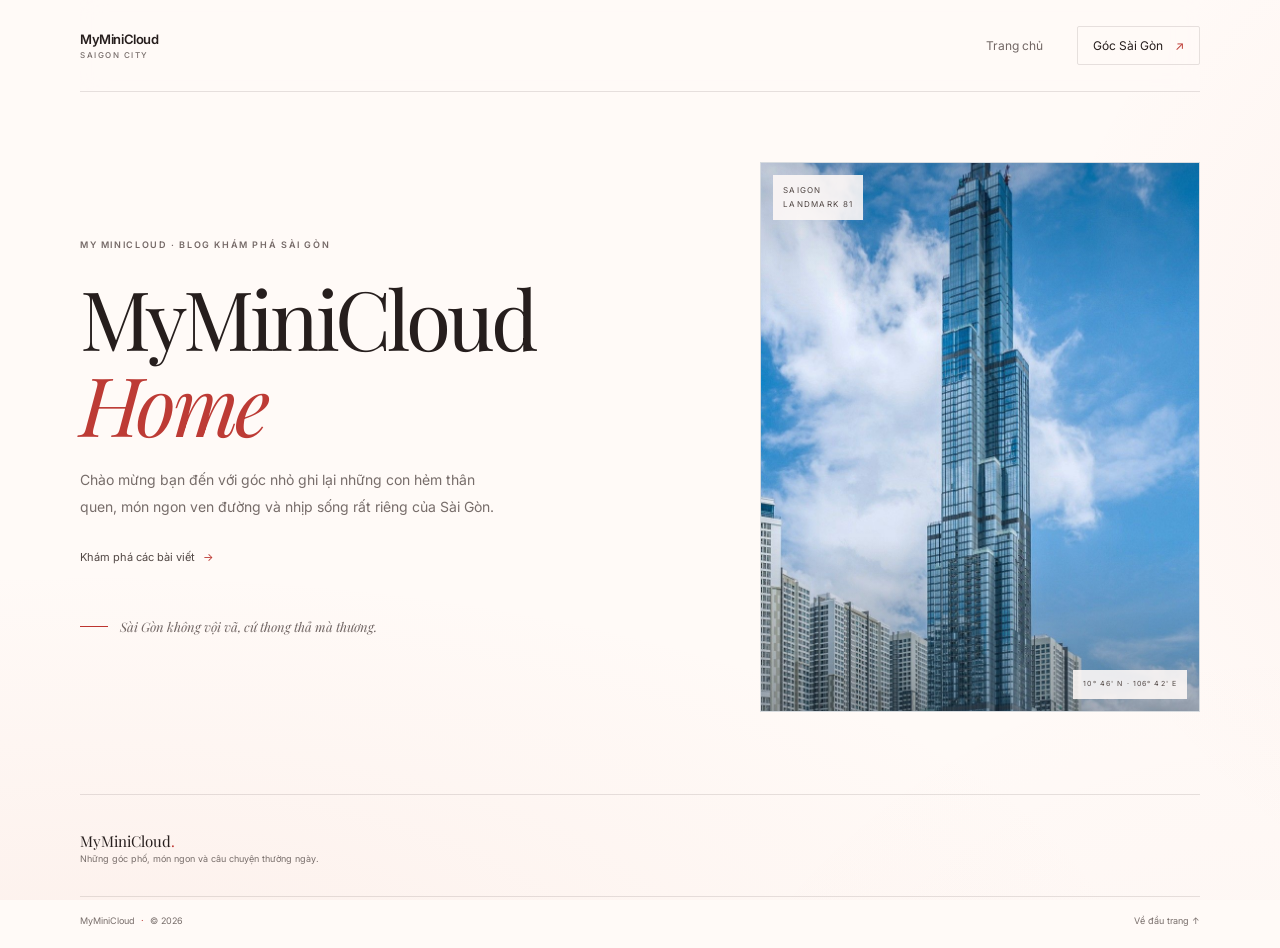
<file: web-frontend-server/src/index.html>
<!DOCTYPE html>
<html lang="vi">
<head>
  <meta charset="UTF-8">
  <meta name="viewport" content="width=device-width, initial-scale=1.0">
  <meta name="theme-color" content="#fffaf7">
  <title>MyMiniCloud - Home | Sài Gòn trong mắt mình</title>
  <meta name="description" content="Chào mừng đến với MyMiniCloud — cùng khám phá những góc phố, món ngon và câu chuyện của Sài Gòn.">
  <link rel="preconnect" href="https://fonts.googleapis.com">
  <link rel="preconnect" href="https://fonts.gstatic.com" crossorigin>
  <link href="https://fonts.googleapis.com/css2?family=Playfair+Display:ital,wght@0,400;0,700;1,400&family=Inter:wght@300;400;500;600&display=swap" rel="stylesheet">
  <link rel="stylesheet" href="css/style.css">
</head>
<body>
  <div class="page-glow" aria-hidden="true"></div>
  <header class="site-header section-wrap">
    <a class="brand" href="/" aria-label="MyMiniCloud - Home">
      <span class="brand-name">MyMiniCloud<small>SAIGON CITY</small></span>
    </a>
    <nav class="site-nav" aria-label="Điều hướng chính">
      <a href="/">Trang chủ</a>
      <a class="nav-contact" href="/blog/index.html">Góc Sài Gòn <span aria-hidden="true">↗</span></a>
    </nav>
  </header>

  <main>
    <section class="hero section-wrap" id="home">
      <div class="hero-copy">
        <p class="eyebrow">MY MINICLOUD · BLOG KHÁM PHÁ SÀI GÒN</p>
        <h1>MyMiniCloud<br><em>Home</em></h1>
        <p class="hero-description">Chào mừng bạn đến với góc nhỏ ghi lại những con hẻm thân quen, món ngon ven đường và nhịp sống rất riêng của Sài Gòn.</p>
        <div class="hero-actions">
          <a class="text-link" href="/blog/">Khám phá các bài viết <span aria-hidden="true">→</span></a>
        </div>
        <div class="hero-note"><span class="note-line"></span> Sài Gòn không vội vã, cứ thong thả mà thương.</div>
      </div>
      <div class="hero-art" role="img" aria-label="Tòa nhà Landmark 81 tại Thành phố Hồ Chí Minh">
        <img class="hero-photo" src="blog/assets/lm81.jpg" alt="Landmark 81 vươn cao giữa nền trời xanh">
        <span class="art-caption">SAIGON<br>LANDMARK 81</span>
        <span class="art-index">10° 46' N · 106° 42' E</span>
      </div>
    </section>
  </main>

  <footer class="site-footer section-wrap">
    <div class="footer-main">
      <div class="footer-intro">
        <a class="footer-brand" href="/">MyMiniCloud<span>.</span></a>
        <p>Những góc phố, món ngon và câu chuyện thường ngày.</p>
      </div>
    </div>
    <div class="footer-bottom">
      <p>MyMiniCloud <span aria-hidden="true">·</span> © 2026</p>
      <a class="back-to-top" href="/">Về đầu trang ↑</a>
    </div>
  </footer>
</body>
</html>
</file>
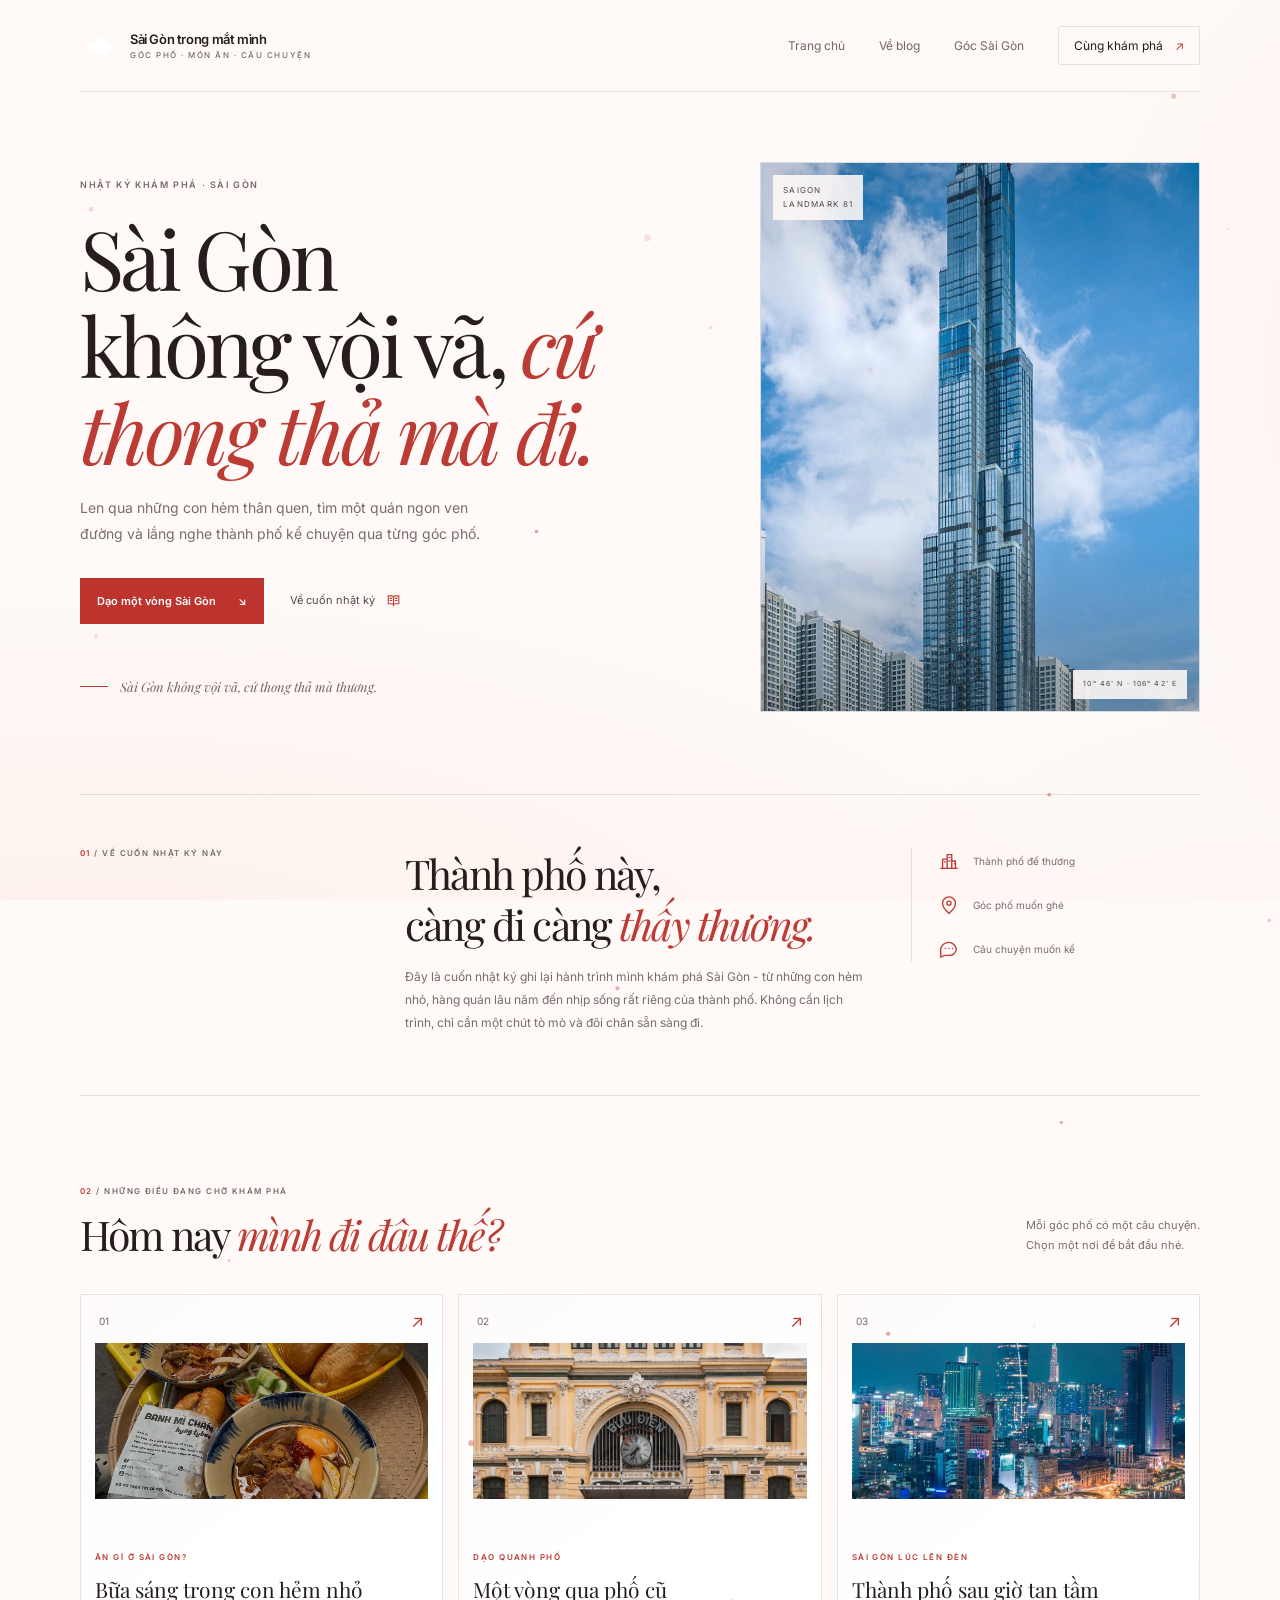
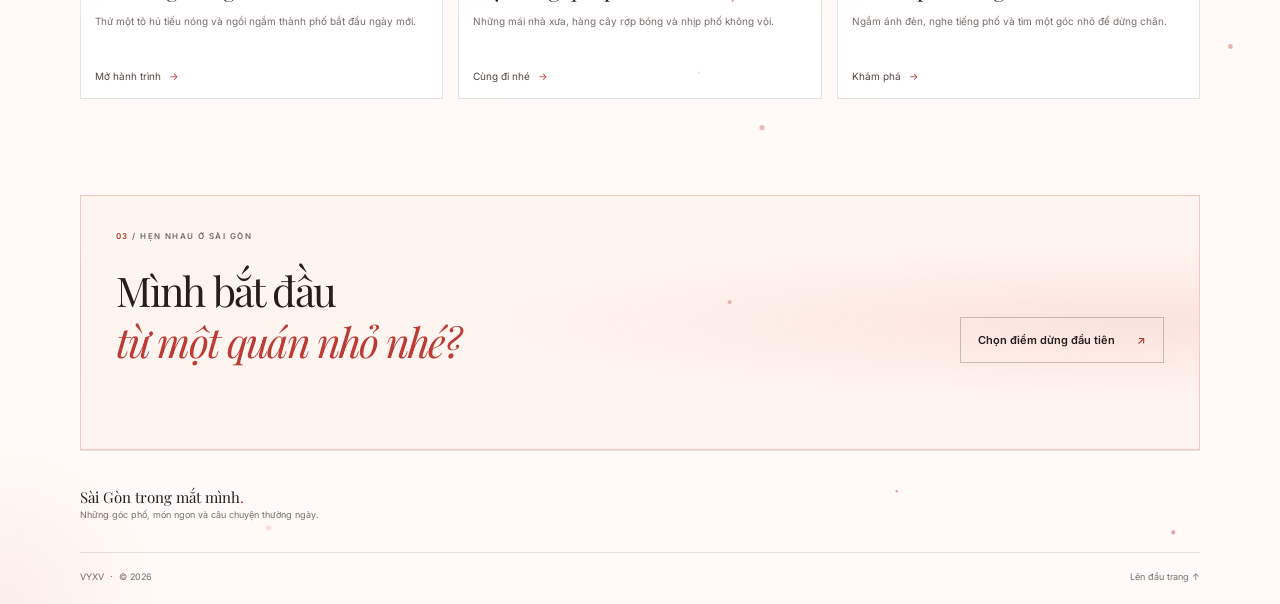
<file: web-frontend-server/src/blog/index.html>
﻿<!DOCTYPE html>
<html lang="vi">
<head>
  <meta charset="UTF-8">
  <meta name="viewport" content="width=device-width, initial-scale=1.0">
  <meta name="theme-color" content="#fffaf7">
  <title>Sài Gòn trong mắt mình</title>
  <meta name="description" content="Những góc phố, món ngon và câu chuyện đời thường trên hành trình khám phá Sài Gòn.">
  <link rel="preconnect" href="https://fonts.googleapis.com">
  <link rel="preconnect" href="https://fonts.gstatic.com" crossorigin>
  <link href="https://fonts.googleapis.com/css2?family=Playfair+Display:ital,wght@0,400;0,700;1,400&family=Inter:wght@300;400;500;600&display=swap" rel="stylesheet">
  <link rel="stylesheet" href="../css/style.css">
  <script src="../js/effects.js" defer></script>
</head>
<body>
  <div class="page-glow" aria-hidden="true"></div>
  <header class="site-header">
    <a class="brand" href="#home" aria-label="Sài Gòn trong mắt mình, về đầu trang">
      <span class="brand-mark" aria-hidden="true">
        <svg viewBox="0 0 32 32" focusable="false">
          <path d="M9.1 24.2a6.1 6.1 0 0 1-.7-12.1 8.1 8.1 0 0 1 15.4 1.1 5.6 5.6 0 0 1-.5 11H9.1Z" />
        </svg>
      </span>
      <span class="brand-name">Sài Gòn trong mắt mình<small>GÓC PHỐ · MÓN ĂN · CÂU CHUYỆN</small></span>
    </a>
    <nav class="site-nav" aria-label="Điều hướng chính">
      <a href="#home">Trang chủ</a>
      <a href="#about">Về blog</a>
      <a href="#posts">Góc Sài Gòn</a>
      <a class="nav-contact" href="#contact">Cùng khám phá <span aria-hidden="true">↗</span></a>
    </nav>
  </header>

  <main>
    <section class="hero section-wrap" id="home">
      <div class="hero-copy reveal">
        <p class="eyebrow"> NHẬT KÝ KHÁM PHÁ · SÀI GÒN</p>
        <h1>Sài Gòn<br>không vội vã, <em>cứ thong thả mà đi.</em></h1>
        <p class="hero-description">Len qua những con hẻm thân quen, tìm một quán ngon ven đường và lắng nghe thành phố kể chuyện qua từng góc phố.</p>
        <div class="hero-actions">
          <a class="button button-primary" href="#posts">Dạo một vòng Sài Gòn <span aria-hidden="true">↘</span></a>
          <a class="text-link" href="#about">Về cuốn nhật ký
            <svg class="diary-icon" viewBox="0 0 24 24" aria-hidden="true" focusable="false">
              <path d="M4.5 5.5h5a2.5 2.5 0 0 1 2.5 2.5v11a2.5 2.5 0 0 0-2.5-2.5h-5zM19.5 5.5h-5A2.5 2.5 0 0 0 12 8v11a2.5 2.5 0 0 1 2.5-2.5h5z" />
              <path d="M7 9h2.5M7 12h2.5m5-3H17m-2.5 3H17" />
            </svg>
          </a>
        </div>
        <div class="hero-note"><span class="note-line"></span> Sài Gòn không vội vã, cứ thong thả mà thương.</div>
      </div>
      <div class="hero-art reveal">
        <img class="hero-photo" src="assets/lm81.jpg" alt="Landmark 81">
        <span class="art-caption">SAIGON<br>LANDMARK 81</span>
        <span class="art-index">10° 46' N · 106° 42' E</span>
      </div>
    </section>

    <section class="about section-wrap reveal" id="about">
      <div class="section-label"><span>01</span> / VỀ CUỐN NHẬT KÝ NÀY</div>
      <div class="about-content">
        <h2>Thành phố này,<br>càng đi càng <em>thấy thương.</em></h2>
        <p>Đây là cuốn nhật ký ghi lại hành trình mình khám phá Sài Gòn - từ những con hẻm nhỏ, hàng quán lâu năm đến nhịp sống rất riêng của thành phố. Không cần lịch trình, chỉ cần một chút tò mò và đôi chân sẵn sàng đi.</p>
      </div>
      <div class="about-stats">
        <div>
          <strong aria-hidden="true">
            <svg viewBox="0 0 24 24" focusable="false"><path d="M3 20h18M5 20V10h5v10m0 0V5h5v15m0 0v-8h4v8M7 13h1m4-5h1m-1 4h1m5 3h1" /></svg>
          </strong>
          <span>Thành phố để thương</span>
        </div>
        <div>
          <strong aria-hidden="true">
            <svg viewBox="0 0 24 24" focusable="false"><path d="M19 10.2c0 5.2-7 11-7 11s-7-5.8-7-11a7 7 0 1 1 14 0Z" /><circle cx="12" cy="10" r="2.2" /></svg>
          </strong>
          <span>Góc phố muốn ghé</span>
        </div>
        <div>
          <strong aria-hidden="true">
            <svg viewBox="0 0 24 24" focusable="false"><path d="M20 11.5a7.5 7.5 0 0 1-7.5 7.5H7l-4 2v-5.5A7.5 7.5 0 1 1 20 11.5Z" /><path d="M8 11.5h.01M12 11.5h.01M16 11.5h.01" /></svg>
          </strong>
          <span>Câu chuyện muốn kể</span>
        </div>
      </div>
    </section>

    <section class="posts section-wrap" id="posts">
      <div class="posts-heading reveal">
        <div>
          <div class="section-label"><span>02</span> / NHỮNG ĐIỀU ĐANG CHỜ KHÁM PHÁ</div>
          <h2>Hôm nay <em>mình đi đâu thế?</em></h2>
        </div>
        <p>Mỗi góc phố có một câu chuyện.<br>Chọn một nơi để bắt đầu nhé.</p>
      </div>
      <div class="post-grid">
        <a class="post-card reveal" href="blog1.html">
          <div class="post-card-top"><span class="post-number">01</span><span class="post-arrow" aria-hidden="true">↗</span></div>
          <img class="post-image" src="../assets/ansang2.jpg" alt="Bánh mì và cà phê trên ban công nhìn xuống một con hẻm Sài Gòn" loading="lazy">
          <div class="post-card-bottom">
            <span class="post-category">ĂN GÌ Ở SÀI GÒN?</span>
            <h3>Bữa sáng trong con hẻm nhỏ</h3>
            <p>Thử một tô hủ tiếu nóng và ngồi ngắm thành phố bắt đầu ngày mới.</p>
            <span class="read-link">Mở hành trình <span aria-hidden="true">→</span></span>
          </div>
        </a>
        <a class="post-card reveal" href="blog2.html">
          <div class="post-card-top"><span class="post-number">02</span><span class="post-arrow" aria-hidden="true">↗</span></div>
          <img class="post-image" src="../assets/buudien.jpg" alt="Mặt tiền Bưu điện Thành phố Hồ Chí Minh" loading="lazy">
          <div class="post-card-bottom">
            <span class="post-category">DẠO QUANH PHỐ</span>
            <h3>Một vòng qua phố cũ</h3>
            <p>Những mái nhà xưa, hàng cây rợp bóng và nhịp phố không vội.</p>
            <span class="read-link">Cùng đi nhé <span aria-hidden="true">→</span></span>
          </div>
        </a>
        <a class="post-card reveal" href="blog3.html">
          <div class="post-card-top"><span class="post-number">03</span><span class="post-arrow" aria-hidden="true">↗</span></div>
          <img class="post-image" src="../assets/tantam.jpg" alt="Phố đi bộ Nguyễn Huệ rực rỡ ánh đèn buổi tối" loading="lazy">
          <div class="post-card-bottom">
            <span class="post-category">SÀI GÒN LÚC LÊN ĐÈN</span>
            <h3>Thành phố sau giờ tan tầm</h3>
            <p>Ngắm ánh đèn, nghe tiếng phố và tìm một góc nhỏ để dừng chân.</p>
            <span class="read-link">Khám phá <span aria-hidden="true">→</span></span>
          </div>
        </a>
      </div>
    </section>

    <section class="contact section-wrap reveal" id="contact">
      <div class="section-label"><span>03</span> / HẸN NHAU Ở SÀI GÒN</div>
      <div class="contact-content">
        <h2>Mình bắt đầu<br><em>từ một quán nhỏ nhé?</em></h2>
        <a class="button button-outline" href="blog1.html">Chọn điểm dừng đầu tiên <span aria-hidden="true">↗</span></a>
      </div>
    </section>
  </main>

  <footer class="site-footer section-wrap">
    <div class="footer-main">
      <div class="footer-intro">
        <a class="footer-brand" href="#home">Sài Gòn trong mắt mình<span>.</span></a>
        <p>Những góc phố, món ngon và câu chuyện thường ngày.</p>
      </div>
    </div>
    <div class="footer-bottom">
      <p>VYXV<span aria-hidden="true"> · </span> © 2026</p>
      <a class="back-to-top" href="#home">Lên đầu trang ↑</a>
    </div>
  </footer>
</body>
</html>
</file>
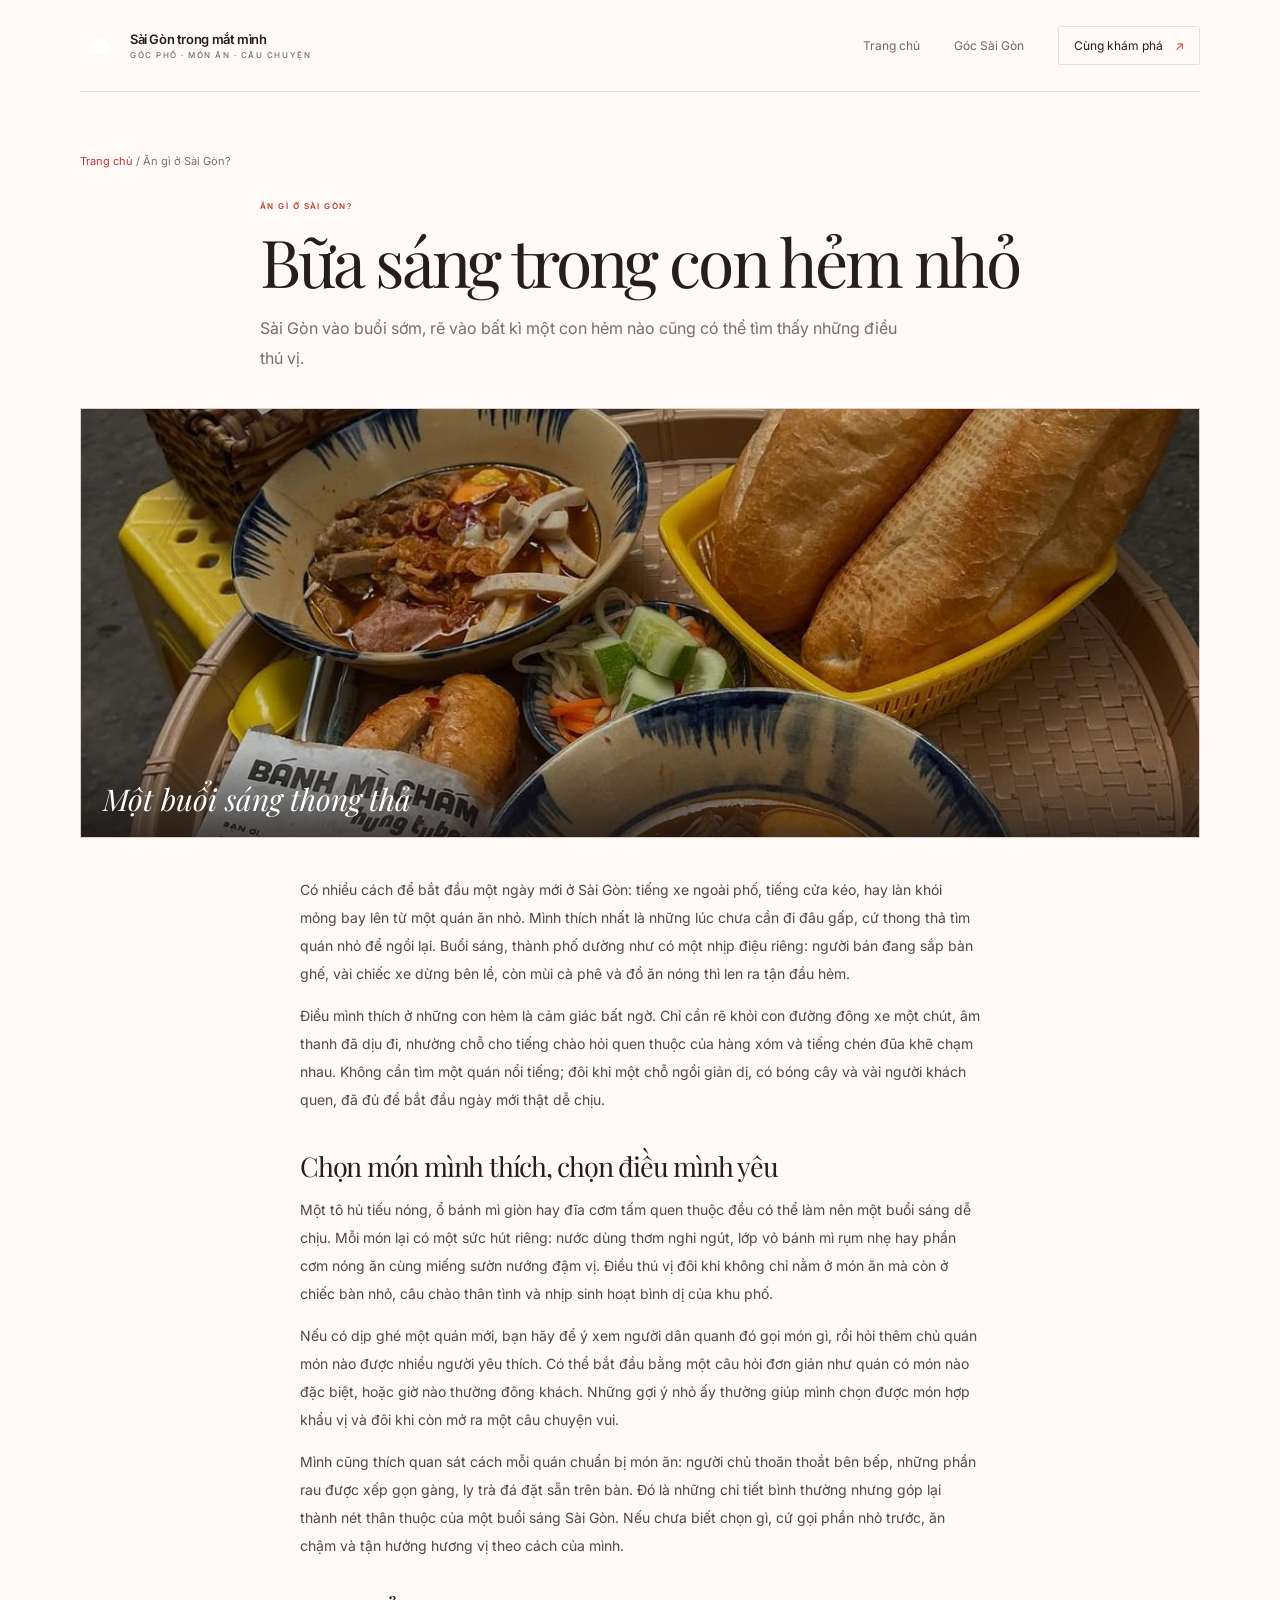
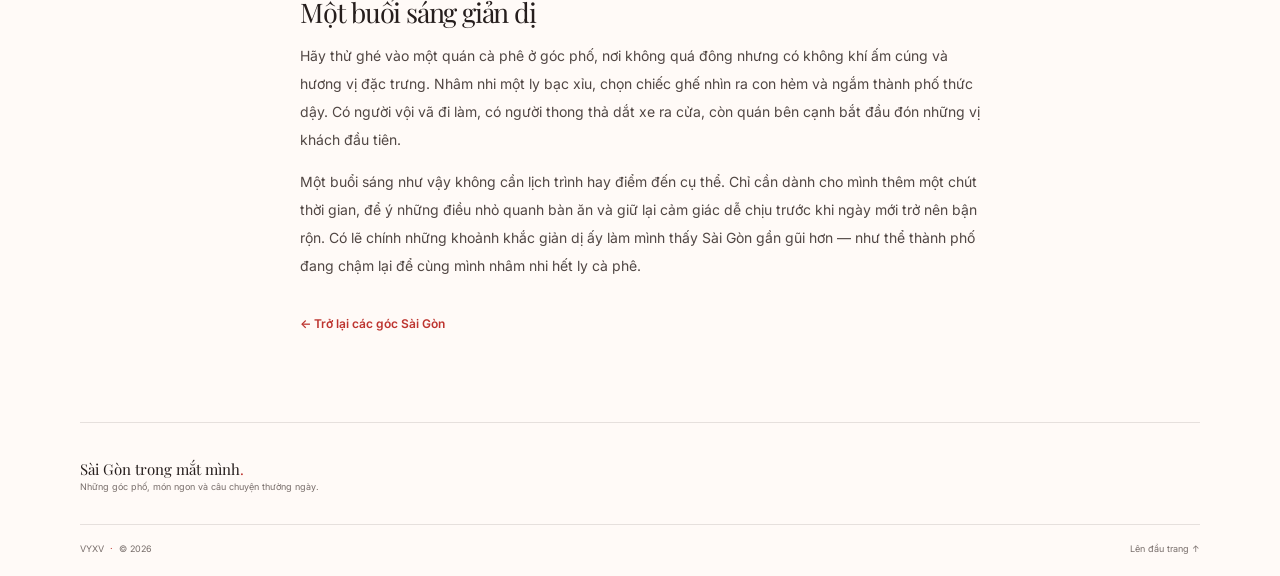
<file: web-frontend-server/src/blog/blog1.html>
<!DOCTYPE html>
<html lang="vi">
<head>
  <meta charset="UTF-8">
  <meta name="viewport" content="width=device-width, initial-scale=1.0">
  <meta name="theme-color" content="#fffaf7">
  <meta name="description" content="Một gợi ý cho buổi sáng Sài Gòn: thong thả tìm một quán ăn trong hẻm và bắt đầu ngày mới thật chậm.">
  <title>Bữa sáng trong con hẻm nhỏ - Sài Gòn trong mắt mình</title>
  <link rel="preconnect" href="https://fonts.googleapis.com">
  <link rel="preconnect" href="https://fonts.gstatic.com" crossorigin>
  <link href="https://fonts.googleapis.com/css2?family=Playfair+Display:ital,wght@0,400;0,700;1,400&family=Inter:wght@300;400;500;600&display=swap" rel="stylesheet">
  <link rel="stylesheet" href="../css/style.css">
</head>
<body>
  <header class="site-header section-wrap">
    <a class="brand" href="../index.html" aria-label="Sài Gòn trong mắt mình, về trang chủ">
      <span class="brand-mark" aria-hidden="true">
        <svg viewBox="0 0 32 32" focusable="false">
          <path d="M9.1 24.2a6.1 6.1 0 0 1-.7-12.1 8.1 8.1 0 0 1 15.4 1.1 5.6 5.6 0 0 1-.5 11H9.1Z" />
        </svg>
      </span>
      <span class="brand-name">Sài Gòn trong mắt mình<small>GÓC PHỐ · MÓN ĂN · CÂU CHUYỆN</small></span>
    </a>
    <nav class="site-nav" aria-label="Điều hướng chính">
      <a href="../index.html#home">Trang chủ</a>
      <a href="../index.html#posts">Góc Sài Gòn</a>
      <a class="nav-contact" href="../index.html#contact">Cùng khám phá <span aria-hidden="true">↗</span></a>
    </nav>
  </header>
  <main class="article-page section-wrap">
    <div class="article-breadcrumb"><a href="../index.html">Trang chủ</a> / Ăn gì ở Sài Gòn?</div>
    <article>
      <header class="article-header">
        <span class="post-category">ĂN GÌ Ở SÀI GÒN?</span>
        <h1>Bữa sáng trong con hẻm nhỏ</h1>
        <p class="article-lead">Sài Gòn vào buổi sớm, rẽ vào bất kì một con hẻm nào cũng có thể tìm thấy những điều thú vị.</p>
      </header>
      <figure class="article-cover">
        <img src="assets/ansang2.jpg" alt="ăn sáng" fetchpriority="high">
        <figcaption>Một buổi sáng thong thả</figcaption>
      </figure>
      <div class="article-body">
        <p>Có nhiều cách để bắt đầu một ngày mới ở Sài Gòn: tiếng xe ngoài phố, tiếng cửa kéo, hay làn khói mỏng bay lên từ một quán ăn nhỏ. Mình thích nhất là những lúc chưa cần đi đâu gấp, cứ thong thả tìm quán nhỏ để ngồi lại. Buổi sáng, thành phố dường như có một nhịp điệu riêng: người bán đang sắp bàn ghế, vài chiếc xe dừng bên lề, còn mùi cà phê và đồ ăn nóng thì len ra tận đầu hẻm.</p>
        <p>Điều mình thích ở những con hẻm là cảm giác bất ngờ. Chỉ cần rẽ khỏi con đường đông xe một chút, âm thanh đã dịu đi, nhường chỗ cho tiếng chào hỏi quen thuộc của hàng xóm và tiếng chén đũa khẽ chạm nhau. Không cần tìm một quán nổi tiếng; đôi khi một chỗ ngồi giản dị, có bóng cây và vài người khách quen, đã đủ để bắt đầu ngày mới thật dễ chịu.</p>
        <h2>Chọn món mình thích, chọn điều mình yêu</h2>
        <p>Một tô hủ tiếu nóng, ổ bánh mì giòn hay đĩa cơm tấm quen thuộc đều có thể làm nên một buổi sáng dễ chịu. Mỗi món lại có một sức hút riêng: nước dùng thơm nghi ngút, lớp vỏ bánh mì rụm nhẹ hay phần cơm nóng ăn cùng miếng sườn nướng đậm vị. Điều thú vị đôi khi không chỉ nằm ở món ăn mà còn ở chiếc bàn nhỏ, câu chào thân tình và nhịp sinh hoạt bình dị của khu phố.</p>
        <p>Nếu có dịp ghé một quán mới, bạn hãy để ý xem người dân quanh đó gọi món gì, rồi hỏi thêm chủ quán món nào được nhiều người yêu thích. Có thể bắt đầu bằng một câu hỏi đơn giản như quán có món nào đặc biệt, hoặc giờ nào thường đông khách. Những gợi ý nhỏ ấy thường giúp mình chọn được món hợp khẩu vị và đôi khi còn mở ra một câu chuyện vui.</p>
        <p>Mình cũng thích quan sát cách mỗi quán chuẩn bị món ăn: người chủ thoăn thoắt bên bếp, những phần rau được xếp gọn gàng, ly trà đá đặt sẵn trên bàn. Đó là những chi tiết bình thường nhưng góp lại thành nét thân thuộc của một buổi sáng Sài Gòn. Nếu chưa biết chọn gì, cứ gọi phần nhỏ trước, ăn chậm và tận hưởng hương vị theo cách của mình.</p>
        <h2>Một buổi sáng giản dị</h2>
        <p>Hãy thử ghé vào một quán cà phê ở góc phố, nơi không quá đông nhưng có không khí ấm cúng và hương vị đặc trưng. Nhâm nhi một ly bạc xỉu, chọn chiếc ghế nhìn ra con hẻm và ngắm thành phố thức dậy. Có người vội vã đi làm, có người thong thả dắt xe ra cửa, còn quán bên cạnh bắt đầu đón những vị khách đầu tiên.</p>
        <p>Một buổi sáng như vậy không cần lịch trình hay điểm đến cụ thể. Chỉ cần dành cho mình thêm một chút thời gian, để ý những điều nhỏ quanh bàn ăn và giữ lại cảm giác dễ chịu trước khi ngày mới trở nên bận rộn. Có lẽ chính những khoảnh khắc giản dị ấy làm mình thấy Sài Gòn gần gũi hơn — như thể thành phố đang chậm lại để cùng mình nhâm nhi hết ly cà phê.</p>
        <a class="article-back" href="../index.html#posts">← Trở lại các góc Sài Gòn</a>
      </div>
    </article>
  </main>
<footer class="site-footer section-wrap">
    <div class="footer-main">
      <div class="footer-intro">
        <a class="footer-brand" href="#home">Sài Gòn trong mắt mình<span>.</span></a>
        <p>Những góc phố, món ngon và câu chuyện thường ngày.</p>
      </div>
    </div>
    <div class="footer-bottom">
      <p>VYXV<span aria-hidden="true"> · </span> © 2026</p>
      <a class="back-to-top" href="#home">Lên đầu trang ↑</a>
    </div>
  </footer>
</body>
</html>
</file>
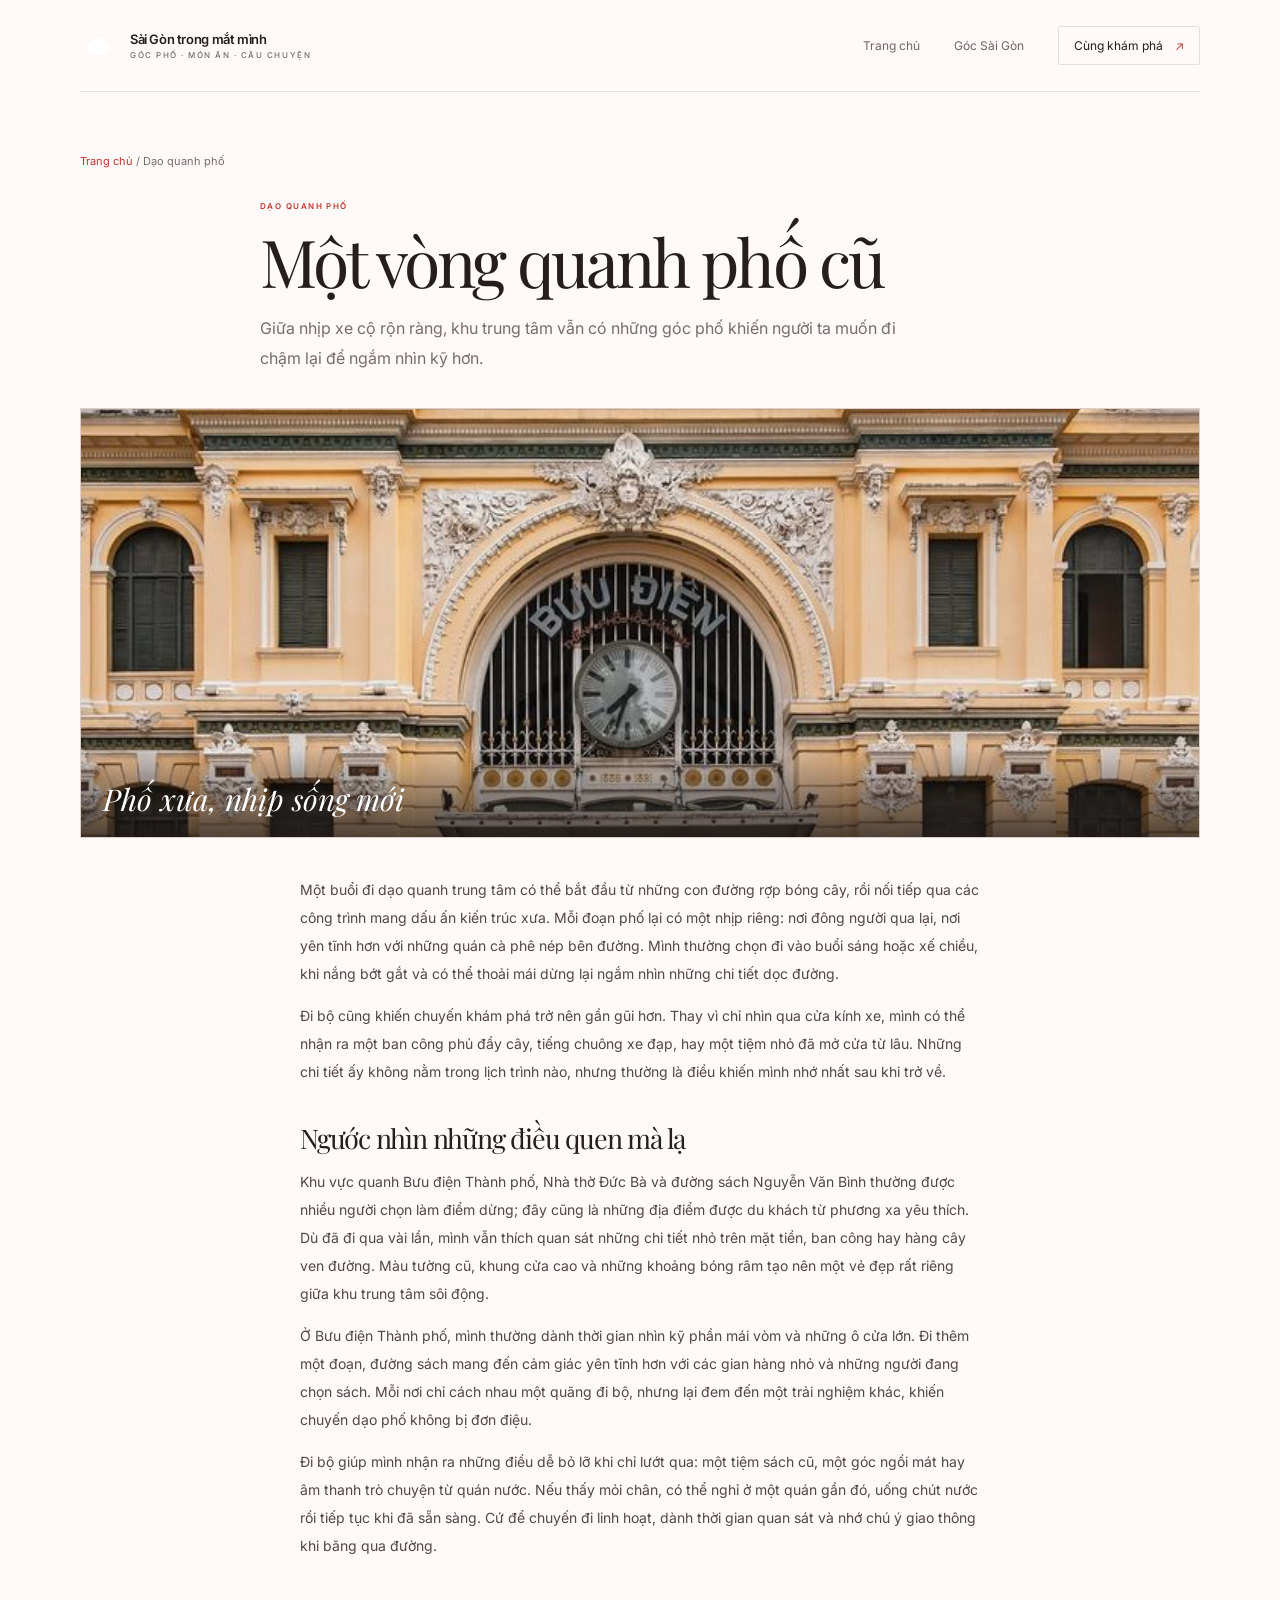
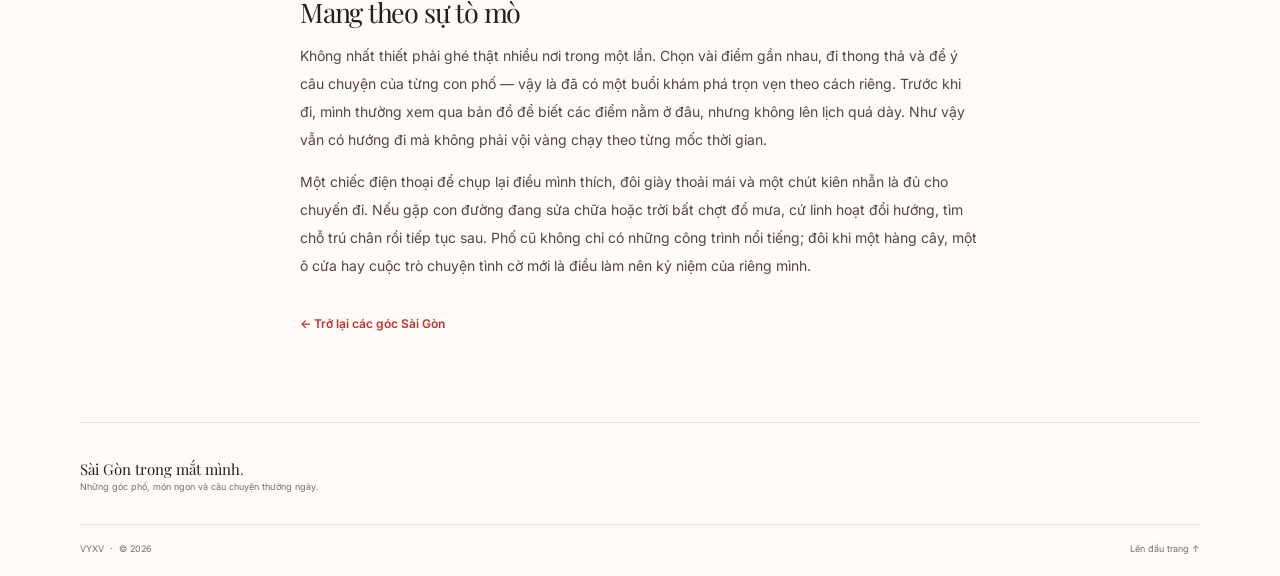
<file: web-frontend-server/src/blog/blog2.html>
<!DOCTYPE html>
<html lang="vi">
<head>
  <meta charset="UTF-8">
  <meta name="viewport" content="width=device-width, initial-scale=1.0">
  <meta name="theme-color" content="#fffaf7">
  <meta name="description" content="Một hành trình tản bộ giữa những công trình xưa, hàng cây và nhịp phố trung tâm Sài Gòn.">
  <title>Một vòng qua phố cũ - Sài Gòn trong mắt mình</title>
  <link rel="preconnect" href="https://fonts.googleapis.com">
  <link rel="preconnect" href="https://fonts.gstatic.com" crossorigin>
  <link href="https://fonts.googleapis.com/css2?family=Playfair+Display:ital,wght@0,400;0,700;1,400&family=Inter:wght@300;400;500;600&display=swap" rel="stylesheet">
  <link rel="stylesheet" href="../css/style.css">
</head>
<body>
  <header class="site-header section-wrap">
    <a class="brand" href="../index.html" aria-label="Sài Gòn trong mắt mình, về trang chủ">
      <span class="brand-mark" aria-hidden="true">
        <svg viewBox="0 0 32 32" focusable="false">
          <path d="M9.1 24.2a6.1 6.1 0 0 1-.7-12.1 8.1 8.1 0 0 1 15.4 1.1 5.6 5.6 0 0 1-.5 11H9.1Z" />
        </svg>
      </span>
      <span class="brand-name">Sài Gòn trong mắt mình<small>GÓC PHỐ · MÓN ĂN · CÂU CHUYỆN</small></span>
    </a>
    <nav class="site-nav" aria-label="Điều hướng chính">
      <a href="../index.html#home">Trang chủ</a>
      <a href="../index.html#posts">Góc Sài Gòn</a>
      <a class="nav-contact" href="../index.html#contact">Cùng khám phá <span aria-hidden="true">↗</span></a>
    </nav>
  </header>
  <main class="article-page section-wrap">
    <div class="article-breadcrumb"><a href="../index.html">Trang chủ</a> / Dạo quanh phố</div>
    <article>
      <header class="article-header">
        <span class="post-category">DẠO QUANH PHỐ</span>
        <h1>Một vòng quanh phố cũ</h1>
        <p class="article-lead">Giữa nhịp xe cộ rộn ràng, khu trung tâm vẫn có những góc phố khiến người ta muốn đi chậm lại để ngắm nhìn kỹ hơn.</p>
      </header>
      <figure class="article-cover">
        <img src="assets/buudien.jpg" alt="Kiến trúc cổ của Bưu điện Thành phố Hồ Chí Minh" fetchpriority="high">
        <figcaption>Phố xưa, nhịp sống mới</figcaption>
      </figure>
      <div class="article-body">
        <p>Một buổi đi dạo quanh trung tâm có thể bắt đầu từ những con đường rợp bóng cây, rồi nối tiếp qua các công trình mang dấu ấn kiến trúc xưa. Mỗi đoạn phố lại có một nhịp riêng: nơi đông người qua lại, nơi yên tĩnh hơn với những quán cà phê nép bên đường. Mình thường chọn đi vào buổi sáng hoặc xế chiều, khi nắng bớt gắt và có thể thoải mái dừng lại ngắm nhìn những chi tiết dọc đường.</p>
        <p>Đi bộ cũng khiến chuyến khám phá trở nên gần gũi hơn. Thay vì chỉ nhìn qua cửa kính xe, mình có thể nhận ra một ban công phủ đầy cây, tiếng chuông xe đạp, hay một tiệm nhỏ đã mở cửa từ lâu. Những chi tiết ấy không nằm trong lịch trình nào, nhưng thường là điều khiến mình nhớ nhất sau khi trở về.</p>
        <h2>Ngước nhìn những điều quen mà lạ</h2>
        <p>Khu vực quanh Bưu điện Thành phố, Nhà thờ Đức Bà và đường sách Nguyễn Văn Bình thường được nhiều người chọn làm điểm dừng; đây cũng là những địa điểm được du khách từ phương xa yêu thích. Dù đã đi qua vài lần, mình vẫn thích quan sát những chi tiết nhỏ trên mặt tiền, ban công hay hàng cây ven đường. Màu tường cũ, khung cửa cao và những khoảng bóng râm tạo nên một vẻ đẹp rất riêng giữa khu trung tâm sôi động.</p>
        <p>Ở Bưu điện Thành phố, mình thường dành thời gian nhìn kỹ phần mái vòm và những ô cửa lớn. Đi thêm một đoạn, đường sách mang đến cảm giác yên tĩnh hơn với các gian hàng nhỏ và những người đang chọn sách. Mỗi nơi chỉ cách nhau một quãng đi bộ, nhưng lại đem đến một trải nghiệm khác, khiến chuyến dạo phố không bị đơn điệu.</p>
        <p>Đi bộ giúp mình nhận ra những điều dễ bỏ lỡ khi chỉ lướt qua: một tiệm sách cũ, một góc ngồi mát hay âm thanh trò chuyện từ quán nước. Nếu thấy mỏi chân, có thể nghỉ ở một quán gần đó, uống chút nước rồi tiếp tục khi đã sẵn sàng. Cứ để chuyến đi linh hoạt, dành thời gian quan sát và nhớ chú ý giao thông khi băng qua đường.</p>
        <h2>Mang theo sự tò mò</h2>
        <p>Không nhất thiết phải ghé thật nhiều nơi trong một lần. Chọn vài điểm gần nhau, đi thong thả và để ý câu chuyện của từng con phố — vậy là đã có một buổi khám phá trọn vẹn theo cách riêng. Trước khi đi, mình thường xem qua bản đồ để biết các điểm nằm ở đâu, nhưng không lên lịch quá dày. Như vậy vẫn có hướng đi mà không phải vội vàng chạy theo từng mốc thời gian.</p>
        <p>Một chiếc điện thoại để chụp lại điều mình thích, đôi giày thoải mái và một chút kiên nhẫn là đủ cho chuyến đi. Nếu gặp con đường đang sửa chữa hoặc trời bất chợt đổ mưa, cứ linh hoạt đổi hướng, tìm chỗ trú chân rồi tiếp tục sau. Phố cũ không chỉ có những công trình nổi tiếng; đôi khi một hàng cây, một ô cửa hay cuộc trò chuyện tình cờ mới là điều làm nên kỷ niệm của riêng mình.</p>
        <a class="article-back" href="../index.html#posts">← Trở lại các góc Sài Gòn</a>
      </div>
    </article>
  </main>
<footer class="site-footer section-wrap">
    <div class="footer-main">
      <div class="footer-intro">
        <a class="footer-brand" href="#home">Sài Gòn trong mắt mình<span>.</span></a>
        <p>Những góc phố, món ngon và câu chuyện thường ngày.</p>
      </div>
    </div>
    <div class="footer-bottom">
      <p>VYXV<span aria-hidden="true"> · </span> © 2026</p>
      <a class="back-to-top" href="#home">Lên đầu trang ↑</a>
    </div>
  </footer>
</body>
</html>
</file>
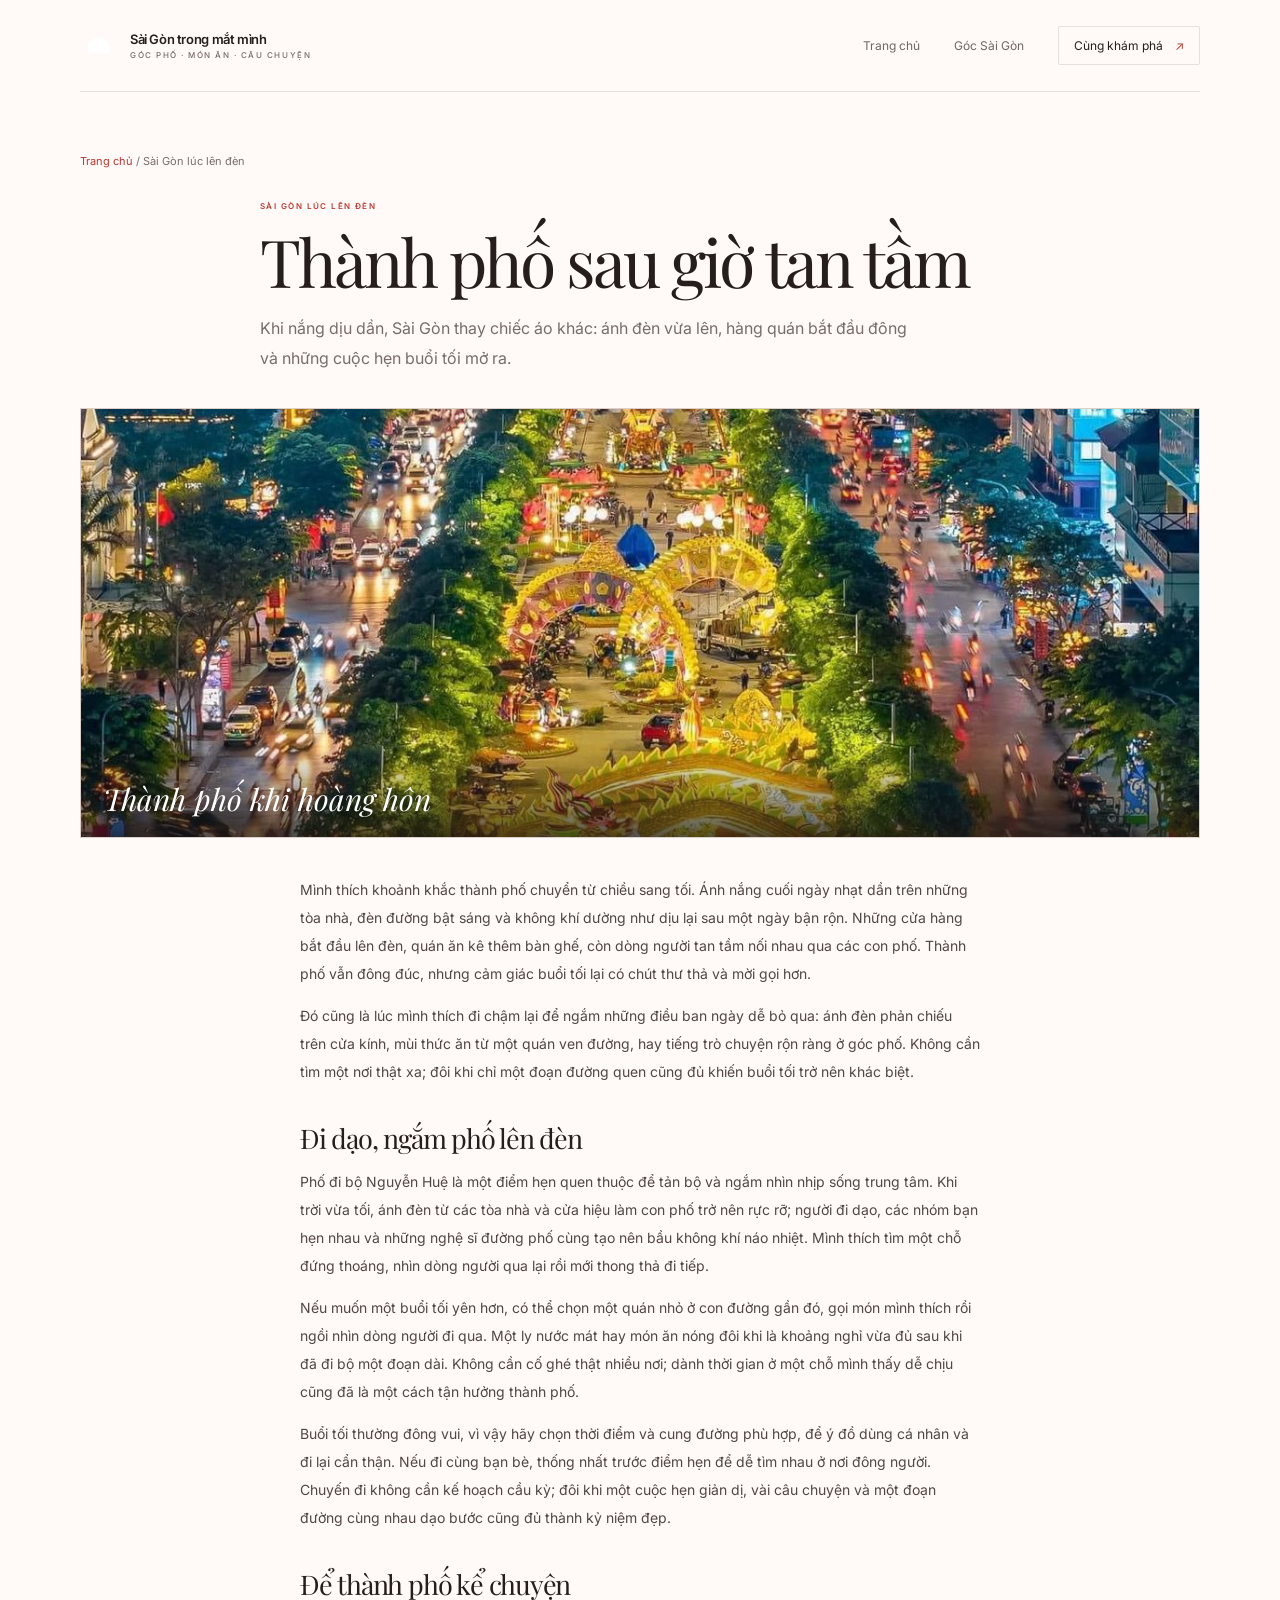
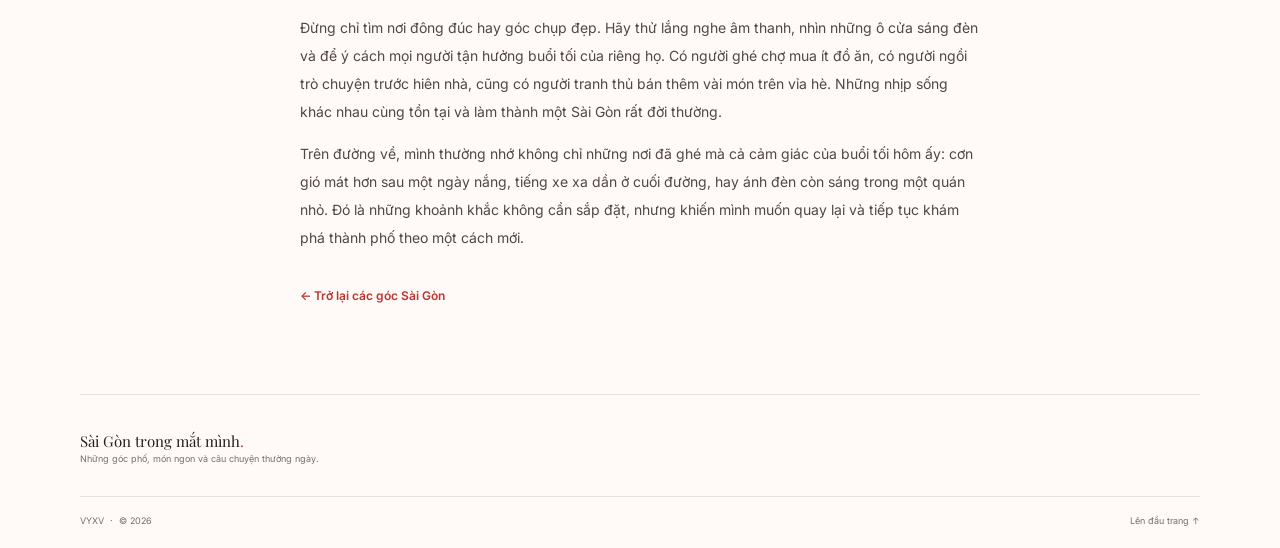
<file: web-frontend-server/src/blog/blog3.html>
<!DOCTYPE html>
<html lang="vi">
<head>
  <meta charset="UTF-8">
  <meta name="viewport" content="width=device-width, initial-scale=1.0">
  <meta name="theme-color" content="#fffaf7">
  <meta name="description" content="Ngắm Sài Gòn lên đèn, dạo phố đi bộ Nguyễn Huệ và tìm một góc nhỏ để tận hưởng buổi tối.">
  <title>Thành phố sau giờ tan tầm — Sài Gòn trong mắt mình</title>
  <link rel="preconnect" href="https://fonts.googleapis.com">
  <link rel="preconnect" href="https://fonts.gstatic.com" crossorigin>
  <link href="https://fonts.googleapis.com/css2?family=Playfair+Display:ital,wght@0,400;0,700;1,400&family=Inter:wght@300;400;500;600&display=swap" rel="stylesheet">
  <link rel="stylesheet" href="../css/style.css">
</head>
<body>
  <header class="site-header section-wrap">
    <a class="brand" href="../index.html" aria-label="Sài Gòn trong mắt mình, về trang chủ">
      <span class="brand-mark" aria-hidden="true">
        <svg viewBox="0 0 32 32" focusable="false">
          <path d="M9.1 24.2a6.1 6.1 0 0 1-.7-12.1 8.1 8.1 0 0 1 15.4 1.1 5.6 5.6 0 0 1-.5 11H9.1Z" />
        </svg>
      </span>
      <span class="brand-name">Sài Gòn trong mắt mình<small>GÓC PHỐ · MÓN ĂN · CÂU CHUYỆN</small></span>
    </a>
    <nav class="site-nav" aria-label="Điều hướng chính">
      <a href="../index.html#home">Trang chủ</a>
      <a href="../index.html#posts">Góc Sài Gòn</a>
      <a class="nav-contact" href="../index.html#contact">Cùng khám phá <span aria-hidden="true">↗</span></a>
    </nav>
  </header>
  <main class="article-page section-wrap">
    <div class="article-breadcrumb"><a href="../index.html">Trang chủ</a> / Sài Gòn lúc lên đèn</div>
    <article>
      <header class="article-header">
        <span class="post-category">SÀI GÒN LÚC LÊN ĐÈN</span>
        <h1>Thành phố sau giờ tan tầm</h1>
        <p class="article-lead">Khi nắng dịu dần, Sài Gòn thay chiếc áo khác: ánh đèn vừa lên, hàng quán bắt đầu đông và những cuộc hẹn buổi tối mở ra.</p>
      </header>
      <figure class="article-cover">
        <img src="assets/pdb.jpg" alt="Trung tâm Sài Gòn rực rỡ ánh đèn vào buổi tối" fetchpriority="high">
        <figcaption>Thành phố khi hoàng hôn</figcaption>
      </figure>
      <div class="article-body">
        <p>Mình thích khoảnh khắc thành phố chuyển từ chiều sang tối. Ánh nắng cuối ngày nhạt dần trên những tòa nhà, đèn đường bật sáng và không khí dường như dịu lại sau một ngày bận rộn. Những cửa hàng bắt đầu lên đèn, quán ăn kê thêm bàn ghế, còn dòng người tan tầm nối nhau qua các con phố. Thành phố vẫn đông đúc, nhưng cảm giác buổi tối lại có chút thư thả và mời gọi hơn.</p>
        <p>Đó cũng là lúc mình thích đi chậm lại để ngắm những điều ban ngày dễ bỏ qua: ánh đèn phản chiếu trên cửa kính, mùi thức ăn từ một quán ven đường, hay tiếng trò chuyện rộn ràng ở góc phố. Không cần tìm một nơi thật xa; đôi khi chỉ một đoạn đường quen cũng đủ khiến buổi tối trở nên khác biệt.</p>
        <h2>Đi dạo, ngắm phố lên đèn</h2>
        <p>Phố đi bộ Nguyễn Huệ là một điểm hẹn quen thuộc để tản bộ và ngắm nhìn nhịp sống trung tâm. Khi trời vừa tối, ánh đèn từ các tòa nhà và cửa hiệu làm con phố trở nên rực rỡ; người đi dạo, các nhóm bạn hẹn nhau và những nghệ sĩ đường phố cùng tạo nên bầu không khí náo nhiệt. Mình thích tìm một chỗ đứng thoáng, nhìn dòng người qua lại rồi mới thong thả đi tiếp.</p>
        <p>Nếu muốn một buổi tối yên hơn, có thể chọn một quán nhỏ ở con đường gần đó, gọi món mình thích rồi ngồi nhìn dòng người đi qua. Một ly nước mát hay món ăn nóng đôi khi là khoảng nghỉ vừa đủ sau khi đã đi bộ một đoạn dài. Không cần cố ghé thật nhiều nơi; dành thời gian ở một chỗ mình thấy dễ chịu cũng đã là một cách tận hưởng thành phố.</p>
        <p>Buổi tối thường đông vui, vì vậy hãy chọn thời điểm và cung đường phù hợp, để ý đồ dùng cá nhân và đi lại cẩn thận. Nếu đi cùng bạn bè, thống nhất trước điểm hẹn để dễ tìm nhau ở nơi đông người. Chuyến đi không cần kế hoạch cầu kỳ; đôi khi một cuộc hẹn giản dị, vài câu chuyện và một đoạn đường cùng nhau dạo bước cũng đủ thành kỷ niệm đẹp.</p>
        <h2>Để thành phố kể chuyện</h2>
        <p>Đừng chỉ tìm nơi đông đúc hay góc chụp đẹp. Hãy thử lắng nghe âm thanh, nhìn những ô cửa sáng đèn và để ý cách mọi người tận hưởng buổi tối của riêng họ. Có người ghé chợ mua ít đồ ăn, có người ngồi trò chuyện trước hiên nhà, cũng có người tranh thủ bán thêm vài món trên vỉa hè. Những nhịp sống khác nhau cùng tồn tại và làm thành một Sài Gòn rất đời thường.</p>
        <p>Trên đường về, mình thường nhớ không chỉ những nơi đã ghé mà cả cảm giác của buổi tối hôm ấy: cơn gió mát hơn sau một ngày nắng, tiếng xe xa dần ở cuối đường, hay ánh đèn còn sáng trong một quán nhỏ. Đó là những khoảnh khắc không cần sắp đặt, nhưng khiến mình muốn quay lại và tiếp tục khám phá thành phố theo một cách mới.</p>
        <a class="article-back" href="../index.html#posts">← Trở lại các góc Sài Gòn</a>
      </div>
    </article>
  </main>
<footer class="site-footer section-wrap">
    <div class="footer-main">
      <div class="footer-intro">
        <a class="footer-brand" href="#home">Sài Gòn trong mắt mình<span>.</span></a>
        <p>Những góc phố, món ngon và câu chuyện thường ngày.</p>
      </div>
    </div>
    <div class="footer-bottom">
      <p>VYXV<span aria-hidden="true"> · </span> © 2026</p>
      <a class="back-to-top" href="#home">Lên đầu trang ↑</a>
    </div>
  </footer>
</body>
</html>
</file>
<file: web-frontend-server/src/css/style.css>
:root {
  color-scheme: light;
  --background: #fffaf7;
  --surface: #ffffff;
  --surface-raised: #fff4f0;
  --text: #261e1d;
  --muted: #776d6a;
  --accent: #bd342f;
  --accent-bright: #bd3b35;
  --line: rgba(54, 35, 32, 0.12);
  --serif: "Playfair Display", Georgia, serif;
  --sans: "Inter", Arial, sans-serif;
}

* { box-sizing: border-box; }

html { scroll-behavior: smooth; scroll-padding-top: 90px; }

body {
  margin: 0;
  overflow-x: hidden;
  background: var(--background);
  color: var(--text);
  font-family: var(--sans);
  font-size: 15px;
  -webkit-font-smoothing: antialiased;
}

::selection { background: var(--accent); color: white; }

a { color: inherit; text-decoration: none; }

.page-glow {
  position: absolute;
  z-index: -1;
  inset: 0 0 auto;
  height: 900px;
  pointer-events: none;
  background:
    radial-gradient(ellipse at 77% 21%, rgba(224, 97, 81, .10), transparent 34%),
    radial-gradient(ellipse at 4% 55%, rgba(230, 151, 129, .10), transparent 30%),
    radial-gradient(ellipse at 50% 80%, rgba(189, 52, 47, .04), transparent 40%);
  background-size: 200% 200%;
  animation: gradientShift 12s ease infinite;
}

.site-header, .section-wrap {
  width: min(1120px, calc(100% - 80px));
  margin-inline: auto;
}

.site-header {
  min-height: 92px;
  display: flex;
  align-items: center;
  justify-content: space-between;
  border-bottom: 1px solid var(--line);
  position: sticky;
  top: 0;
  z-index: 100;
  background: rgba(255, 250, 247, .85);
  backdrop-filter: blur(12px);
  -webkit-backdrop-filter: blur(12px);
  transition: background .35s ease, box-shadow .35s ease, min-height .3s ease;
}
.header-scrolled {
  background: rgba(255, 250, 247, .95);
  box-shadow: 0 2px 24px rgba(0,0,0,.06);
  min-height: 72px !important;
}

.brand { display: inline-flex; align-items: center; gap: 12px; }

.brand-mark {
  display: grid;
  width: 38px;
  height: 38px;
  place-items: center;
  border: 0;
  border-radius: 0;
  background: transparent;
  color: #fff;
}

.brand-mark svg { display: block; width: 30px; height: 30px; fill: currentColor; }
.footer-brand span { color: var(--accent); }
.brand-name { font-size: 13px; font-weight: 600; letter-spacing: -.03em; }
.brand-name small { display: block; margin-top: 3px; color: var(--muted); font-size: 8px; font-weight: 500; letter-spacing: .19em; }

.site-nav { display: flex; align-items: center; gap: 34px; }
.site-nav a { color: #716664; font-size: 12px; transition: color .2s ease; }
.site-nav a:hover, .site-nav a:focus-visible { color: var(--accent); }
.site-nav .nav-contact { padding: 11px 15px; border: 1px solid var(--line); border-radius: 2px; color: var(--text); }
.nav-contact span { margin-left: 9px; color: var(--accent-bright); }

/*  Smooth Nav Underline  */
.site-nav a:not(.nav-contact) {
  position: relative;
}
.site-nav a:not(.nav-contact)::after {
  content: "";
  position: absolute;
  left: 0; bottom: -3px;
  width: 100%; height: 1.5px;
  background: var(--accent);
  transform: scaleX(0);
  transform-origin: right;
  transition: transform .3s cubic-bezier(.22,1,.36,1);
}
.site-nav a:not(.nav-contact):hover::after {
  transform: scaleX(1);
  transform-origin: left;
}

/*  Nav Contact Glow  */
.nav-contact {
  transition: color .2s ease, border-color .3s ease, box-shadow .3s ease, transform .2s ease;
}
.nav-contact:hover {
  border-color: var(--accent-bright) !important;
  box-shadow: 0 0 16px rgba(189, 52, 47, .12);
  transform: translateY(-1px);
}

.hero {
  min-height: 620px;
  display: grid;
  grid-template-columns: 1.05fr .95fr;
  align-items: center;
  gap: 50px;
  padding-block: 70px 82px;
}

.eyebrow, .section-label, .post-category {
  color: #756967;
  font-size: 9px;
  font-weight: 600;
  letter-spacing: .18em;
}

.eyebrow { display: flex; align-items: center; gap: 10px; margin: 0 0 24px; }
.status-dot { width: 6px; height: 6px; border-radius: 50%; background: var(--accent-bright); box-shadow: 0 0 12px var(--accent); animation: pulse 2s infinite; }

h1, h2, h3, p { margin-top: 0; }
h1, h2 { font-family: var(--serif); font-weight: 400; letter-spacing: -.045em; }
h1 { margin-bottom: 20px; font-size: clamp(54px, 6.4vw, 82px); line-height: 1.06; }
h1 em, h2 em { color: var(--accent-bright); font-weight: 400; }
.hero-description { max-width: 425px; margin-bottom: 30px; color: var(--muted); font-size: 14px; line-height: 1.9; }
.hero-actions { display: flex; align-items: center; gap: 26px; }

.button { display: inline-flex; min-height: 46px; align-items: center; justify-content: center; gap: 22px; padding: 0 17px; font-size: 11px; font-weight: 600; transition: transform .2s ease, background .2s ease, border-color .2s ease; position: relative; overflow: hidden; }
.button:hover { transform: translateY(-2px); }
.button-primary { background: var(--accent); color: #fff; }
.button-primary:hover { background: #d82c35; }
.button::after {
  content: "";
  position: absolute;
  inset: 0;
  background: radial-gradient(circle at var(--x, 50%) var(--y, 50%), rgba(255,255,255,.2), transparent 60%);
  opacity: 0;
  transition: opacity .3s ease;
}
.button:hover::after { opacity: 1; }
.text-link { color: #514744; font-size: 11px; }
.text-link span, .read-link span { padding-left: 5px; color: var(--accent-bright); }
.diary-icon { width: 17px; height: 17px; margin-left: 7px; fill: none; stroke: var(--accent-bright); stroke-linecap: round; stroke-linejoin: round; stroke-width: 1.5; vertical-align: middle; transition: transform .2s ease; }
.text-link:hover .diary-icon { transform: translateY(-2px); }
.hero-note { display: flex; align-items: center; gap: 12px; margin-top: 54px; color: #716664; font-family: var(--serif); font-size: 13px; font-style: italic; }
.note-line { width: 28px; height: 1px; background: var(--accent); }

.hero-art {
  position: relative;
  width: min(100%, 440px);
  aspect-ratio: 4 / 5;
  justify-self: end;
  overflow: hidden;
  border: 1px solid rgba(103, 63, 54, .12);
  background: #e7f1f7;
}

.hero-photo { position: absolute; width: 100%; height: 100%; object-fit: cover; object-position: center 38%; transition: transform .4s cubic-bezier(.22,1,.36,1); }
.hero-art:hover .hero-photo { transform: scale(1.04) !important; }
.hero-art::after { position: absolute; inset: 0; background: linear-gradient(180deg, rgba(21, 33, 45, .2), transparent 28%, transparent 68%, rgba(21, 33, 45, .35)); content: ""; pointer-events: none; }
.art-caption, .art-index { position: absolute; z-index: 1; padding: 8px 10px; background: rgba(255, 250, 247, .88); color: #514744; font-size: 8px; letter-spacing: .16em; line-height: 1.8; transition: opacity .4s ease, transform .4s ease; }
.art-caption { top: 12px; left: 12px; }
.art-index { right: 12px; bottom: 12px; color: #514744; font-size: 7px; }
.hero-art:hover .art-caption { transform: translate(3px, 3px); }
.hero-art:hover .art-index { transform: translate(-3px, -3px); }

.about { display: grid; grid-template-columns: .8fr 1.3fr .8fr; align-items: start; gap: 36px; padding-block: 53px 60px; border-top: 1px solid var(--line); border-bottom: 1px solid var(--line); }
.section-label { color: #756967; font-size: 8px; }
.section-label span { color: var(--accent-bright); }
.about-content h2, .posts-heading h2, .contact h2 { margin: 0 0 16px; font-size: clamp(30px, 3.2vw, 42px); line-height: 1.25; }
.about-content p { max-width: 470px; margin-bottom: 0; color: var(--muted); font-size: 12px; line-height: 1.9; }
.about-stats { display: grid; gap: 18px; padding-left: 24px; border-left: 1px solid var(--line); }
.about-stats div { display: flex; align-items: center; gap: 11px; }
.about-stats strong { display: grid; width: 26px; height: 26px; flex: 0 0 26px; place-items: center; color: var(--accent-bright); }
.about-stats strong svg { display: block; width: 22px; height: 22px; fill: none; stroke: currentColor; stroke-linecap: round; stroke-linejoin: round; stroke-width: 1.5; }
.about-stats span { color: #776d6a; font-size: 10px; }

.posts { padding-block: 90px 96px; }
.posts-heading { display: flex; justify-content: space-between; align-items: end; margin-bottom: 34px; }
.posts-heading h2 { margin: 13px 0 0; }
.posts-heading > p { margin-bottom: 4px; color: var(--muted); font-size: 11px; line-height: 1.8; }
.post-grid { display: grid; grid-template-columns: repeat(3, 1fr); gap: 15px; }
.post-card { min-height: 405px; display: flex; flex-direction: column; padding: 14px; border: 1px solid var(--line); background: linear-gradient(145deg, rgba(200, 61, 56, .025), transparent 54%), var(--surface); transition: transform .3s cubic-bezier(.22,1,.36,1), border-color .3s ease, background .3s ease, box-shadow .3s ease; }
.post-card:hover { transform: translateY(-5px); border-color: rgba(200, 61, 56, .55); background-color: var(--surface-raised); box-shadow: 0 16px 48px rgba(189, 52, 47, .10), 0 4px 12px rgba(0,0,0,.04); }
.post-card-top { display: flex; justify-content: space-between; align-items: center; margin: 2px 4px 12px; color: #716867; font-size: 10px; }
.post-arrow { color: var(--accent-bright); font-size: 17px; transition: transform .2s ease; }
.post-card:hover .post-arrow { transform: translate(2px, -2px); }
.post-image { display: block; width: 100%; height: 156px; margin-bottom: 18px; object-fit: cover; transition: transform .5s cubic-bezier(.22,1,.36,1), filter .5s ease; }
.post-card:hover .post-image { transform: scale(1.06); filter: brightness(1.04) saturate(1.1); }
.post-card:nth-child(1) .post-image { object-position: center 67%; }
.post-card:nth-child(2) .post-image { object-position: center 47%; }
.post-card:nth-child(3) .post-image { object-position: center 48%; }
.post-card-bottom { margin-top: auto; }
.post-category { color: var(--accent-bright); font-size: 8px; }
.post-card h3 { margin: 11px 0 9px; font-family: var(--serif); font-size: 21px; font-weight: 400; }
.post-card p { min-height: 38px; margin-bottom: 15px; color: var(--muted); font-size: 10px; line-height: 1.8; }
.read-link { color: #514744; font-size: 10px; transition: color .25s ease; }
.read-link span { display: inline-block; transition: transform .25s ease, color .25s ease; }
.post-card:hover .read-link span { transform: translateX(5px); }

.contact { position: relative; overflow: hidden; min-height: 255px; padding: 35px; border: 1px solid rgba(200, 61, 56, .24); background: radial-gradient(ellipse at 94% 50%, rgba(224, 97, 81, .12), transparent 43%), #fff5f0; transition: box-shadow .4s ease, transform .4s ease; }
.contact:hover { box-shadow: 0 12px 50px rgba(189, 52, 47, .12); transform: translateY(-2px); }
.contact-content { display: flex; align-items: end; justify-content: space-between; gap: 20px; margin-top: 24px; }
.contact h2 { margin: 0; }
.button-outline { position: relative; z-index: 1; margin-bottom: 4px; border: 1px solid rgba(54, 35, 32, .25); }
.button-outline:hover { border-color: var(--accent-bright); }
.button-outline span { color: var(--accent-bright); }
.contact-decoration { position: absolute; top: -70px; right: 8%; color: rgba(200, 61, 56, .08); font-size: 270px; line-height: 1; }

.site-footer { padding-block: 36px 22px; border-top: 1px solid var(--line); }
.footer-main { display: grid; grid-template-columns: 1.5fr repeat(2, 1fr); gap: 24px; padding-bottom: 30px; }
.footer-intro p { margin: 8px 0 0; color: var(--muted); font-size: 10px; line-height: 1.7; }
.footer-brand { font-family: var(--serif); font-size: 15px; transition: color .3s ease; display: inline-block; }
.footer-brand:hover { color: var(--accent); }
.footer-detail { display: flex; flex-direction: column; align-items: flex-start; gap: 9px; color: #514744; font-size: 10px; overflow-wrap: anywhere; }
.footer-detail a { transition: color .2s ease; }
.footer-detail a:hover { color: var(--accent); }
.footer-label { color: #8a7c77; font-size: 8px; font-weight: 600; letter-spacing: .16em; }
.footer-bottom { display: flex; align-items: center; justify-content: space-between; gap: 20px; padding-top: 18px; border-top: 1px solid var(--line); }
.site-footer p, .back-to-top { margin: 0; color: #776d6a; font-size: 9px; }
.site-footer p span { padding-inline: 3px; color: var(--accent); }
.back-to-top { transition: color .2s ease, transform .3s ease; }
.back-to-top:hover { color: var(--accent); transform: translateY(-3px); }

.article-page { min-height: calc(100vh - 200px); padding-block: 62px 90px; }
.article-breadcrumb { margin-bottom: 26px; color: var(--muted); font-size: 11px; }
.article-breadcrumb a { color: var(--accent); }
.article-header { max-width: 760px; margin: 0 auto 34px; }
.article-header .post-category { display: inline-block; margin-bottom: 16px; }
.article-header h1 { margin-bottom: 16px; font-size: clamp(42px, 6vw, 66px); }
.article-lead { max-width: 650px; margin-bottom: 0; color: var(--muted); font-size: 16px; line-height: 1.9; }
.article-cover { position: relative; height: clamp(240px, 42vw, 430px); overflow: hidden; margin: 0 auto 38px; border: 1px solid var(--line); background: #f3e7e1; }
.article-cover img { width: 100%; height: 100%; object-fit: cover; object-position: center 50%; }
.article-cover figcaption { position: absolute; right: 0; bottom: 0; left: 0; padding: 30px 22px 18px; background: linear-gradient(transparent, rgba(24, 19, 17, .72)); color: #fff; font-family: var(--serif); font-size: clamp(20px, 3vw, 30px); font-style: italic; }
.article-body { max-width: 680px; margin-inline: auto; }
.article-body h2 { margin: 34px 0 12px; font-size: 27px; }
.article-body p, .article-body li { color: #514744; font-size: 14px; line-height: 2; }
.article-body ul { padding-left: 22px; }
.article-back { display: inline-flex; gap: 8px; margin-top: 22px; color: var(--accent); font-size: 12px; font-weight: 600; }



/*  Scroll Reveal  */
.reveal { opacity: 0; transform: translateY(28px); transition: opacity .7s cubic-bezier(.22,1,.36,1), transform .7s cubic-bezier(.22,1,.36,1); }
.reveal.is-visible { opacity: 1; transform: translateY(0); }
.post-card:nth-child(2) { transition-delay: .12s; }
.post-card:nth-child(3) { transition-delay: .24s; }

/*  Keyframe Animations  */
@keyframes pulse { 50% { opacity: .45; box-shadow: 0 0 4px var(--accent); } }
@keyframes float { 50% { transform: translate(-50%, -9px); } }
@keyframes gradientShift {
  0%   { background-position: 0% 50%; }
  50%  { background-position: 100% 50%; }
  100% { background-position: 0% 50%; }
}
@keyframes shimmer {
  0%   { background-position: -200% 0; }
  100% { background-position: 200% 0; }
}
@keyframes labelSlideIn {
  from { opacity: 0; transform: translateX(-20px); letter-spacing: .35em; }
  to   { opacity: 1; transform: translateX(0); letter-spacing: .18em; }
}
@keyframes heroGlow {
  0%, 100% { box-shadow: 0 0 40px rgba(189, 52, 47, .08), 0 20px 60px rgba(0,0,0,.08); }
  50%      { box-shadow: 0 0 60px rgba(189, 52, 47, .15), 0 30px 80px rgba(0,0,0,.12); }
}

/*  Particle Canvas  */
.particle-canvas {
  position: absolute;
  top: 0; left: 0;
  width: 100%;
  pointer-events: none;
  z-index: 0;
}

/*  Cursor Glow  */
.cursor-glow {
  position: fixed;
  width: 320px; height: 320px;
  border-radius: 50%;
  background: radial-gradient(circle, rgba(189,52,47,.06) 0%, transparent 70%);
  pointer-events: none;
  z-index: 9998;
  transform: translate(-50%, -50%);
  transition: opacity .3s ease;
  mix-blend-mode: multiply;
}

/*  Scroll Progress Bar  */
.scroll-progress {
  position: fixed;
  top: 0; left: 0;
  width: 100%; height: 3px;
  background: linear-gradient(90deg, var(--accent), #e06151, var(--accent-bright));
  background-size: 200% 100%;
  animation: gradientShift 3s ease infinite;
  transform-origin: left;
  transform: scaleX(0);
  z-index: 10000;
  transition: transform .15s ease-out;
}

/*  Hero Art Shimmer  */
.shimmer-load::before {
  content: "";
  position: absolute;
  inset: 0;
  z-index: 3;
  background: linear-gradient(90deg, transparent, rgba(255,255,255,.45), transparent);
  background-size: 200% 100%;
  animation: shimmer 1.6s ease infinite;
}
.shimmer-done {
  animation: heroGlow 4s ease-in-out infinite;
}

/*  Section Label Animation  */
.section-label.label-animate {
  animation: labelSlideIn .6s cubic-bezier(.22,1,.36,1) forwards;
}


@media (max-width: 800px) {
  .site-header, .section-wrap { width: min(100% - 48px, 620px); }
  .site-header { min-height: 78px; }
  .site-nav { gap: 18px; }
  .site-nav a { font-size: 10px; }
  .site-nav .nav-contact { padding: 9px 10px; }
  .hero { min-height: auto; grid-template-columns: 1fr .8fr; gap: 20px; padding-block: 90px 75px; }
  h1 { font-size: clamp(48px, 8vw, 67px); }
  .hero-art { width: 100%; }
  .about { grid-template-columns: 1fr 1.6fr; }
  .about-stats { grid-column: 2; grid-template-columns: repeat(3, 1fr); padding: 20px 0 0; border-top: 1px solid var(--line); border-left: 0; }
  .about-stats div { align-items: start; gap: 6px; flex-direction: column; }
}

@media (max-width: 560px) {
  .site-header, .section-wrap { width: calc(100% - 36px); }
  .site-header { align-items: flex-start; flex-direction: column; gap: 18px; padding-block: 18px; }
  .site-nav { width: 100%; justify-content: space-between; gap: 10px; }
  .site-nav a { font-size: 9px; }
  .site-nav .nav-contact { padding: 7px 8px; }
  .hero { grid-template-columns: 1fr; gap: 40px; padding-block: 74px 60px; }
  .hero-art { width: min(100%, 360px); justify-self: center; }
  .hero-note { margin-top: 35px; }
  .about { grid-template-columns: 1fr; gap: 22px; padding-block: 36px; }
  .about-stats { grid-column: auto; }
  .posts { padding-block: 65px; }
  .posts-heading { align-items: flex-start; flex-direction: column; gap: 15px; }
  .post-grid { grid-template-columns: 1fr; }
  .post-card { min-height: 285px; }
  .contact { min-height: 260px; padding: 25px 20px; }
  .contact-content { align-items: flex-start; flex-direction: column; }
  .contact-decoration { top: 6px; right: -9%; font-size: 190px; }
  .footer-main { grid-template-columns: repeat(2, minmax(0, 1fr)); gap: 22px 18px; }
  .footer-intro { grid-column: 1 / -1; }
  .footer-bottom { align-items: flex-start; flex-direction: column; gap: 10px; }
  .article-page { padding-block: 40px 65px; }
  .article-cover { height: 220px; }
}

@media (prefers-reduced-motion: reduce) {
  *, *::before, *::after { scroll-behavior: auto !important; animation-duration: .01ms !important; animation-iteration-count: 1 !important; transition-duration: .01ms !important; }
  .reveal { opacity: 1; transform: none; }
  .particle-canvas, .cursor-glow, .scroll-progress { display: none !important; }
}
</file>
